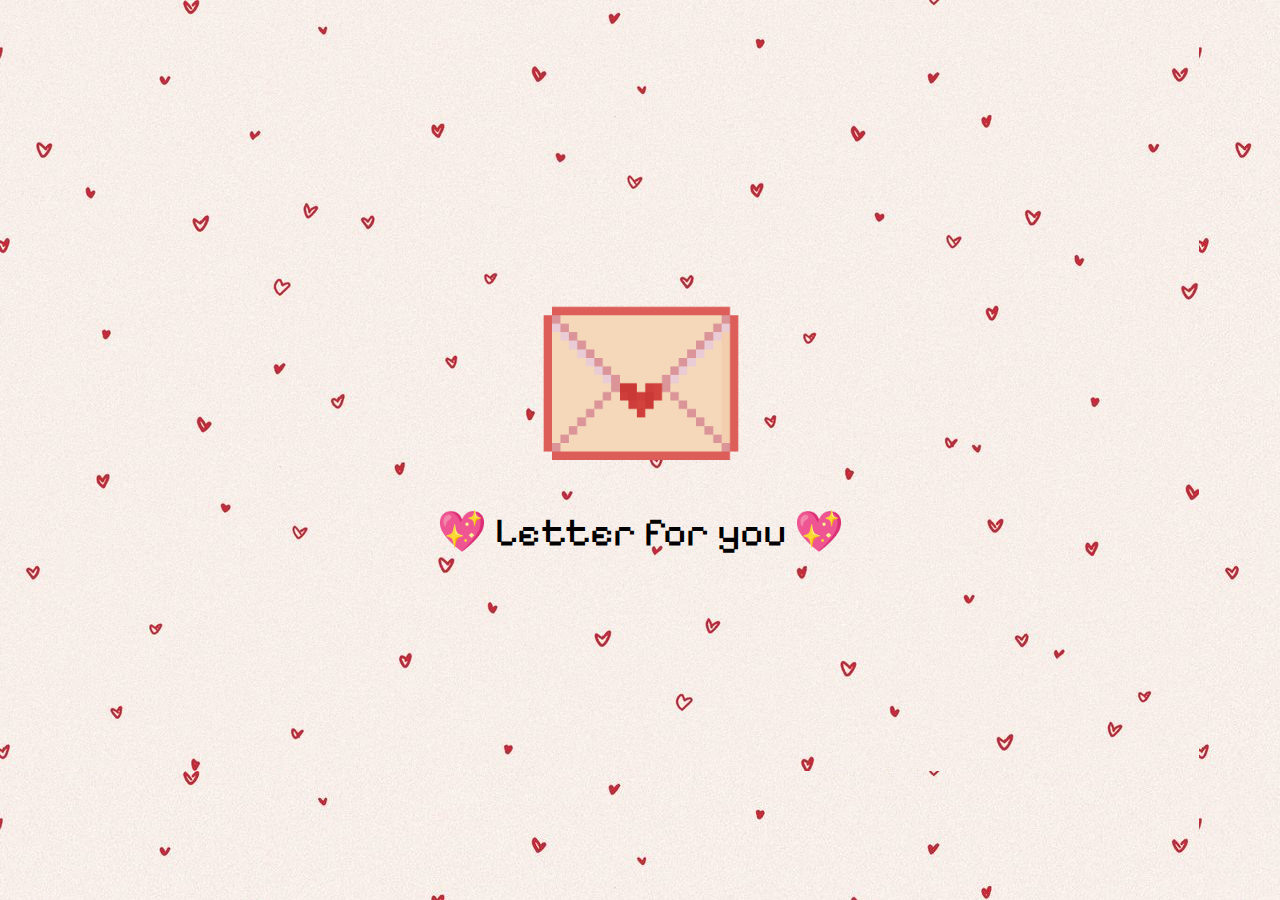
<file: index.html>
<!DOCTYPE html>
<html lang="en">

<head>
    <meta charset="UTF-8">
    <link rel="stylesheet" href="style.css" />
    <title>Valentine Letter</title>
    <meta name="viewport" content="width-device-width, initial-scale=1.0">

    <link rel="preconnect" href="https://fonts.googleapis.com">
    <link rel="preconnect" href="https://fonts.gstatic.com" crossorigin>
    <link href="https://fonts.googleapis.com/css2?family=Pixelify+Sans:wght@400..700&display=swap" rel="stylesheet" />
    <title>Document</title>


</head>

<body>
    <!---Envelope--->
    <div id="envelope-container">
        <img src="envelope.png" alt="Envelope" id="envelope" />
        <p>💖 Letter for you 💖</p>
    </div>
    <!---Letter--->
    <div id="letter-container">
        <div class="letter-window">
            <h1 id="letter-title">Will you be my Valentine?</h1>

            <img src="cat_heart.gif" class="cat" id="letter-cat" />

            <div class="buttons" id="letter-buttons">
                <img src="yes.png" class="btn yes-btn" alt="Yes" />

                <div class="no-wrapper">
                    <img src="no.png" class="btn no-btn" alt="No" />
                </div>
            </div>
            <p id="final-text" class="final-text" style="display: none">
                <strong>Valentine Date:</strong> Let's have some funnnnn babyyy!!!
            </p>
        </div>
    </div>

    <script src="script.js"></script>
</body>

</html>
</file>
<file: style.css>
body{
    margin: 0;
    height: 100vh;
    display: flex;
    justify-content: center;
    align-items: center;
    background-image: url("heart-bg.jpg");
    font-family: "Pixelify Sans", sans-serif;

}

/*Envelope screen*/

#envelope-container {
    text-align: center;
    cursor: pointer;
}

@keyframes pulse {
0%{
    transform:scale(1);
}
50%{
    transform: scale(1.1)
}
100%{
    transform: scale(1)
}
}

#envelope{
    width: 200px;
    animation: pulse 1.5s infinite;
    cursor: pointer;
}

#letter-container{
    display: none;
    position: fixed;
    inset: 0;
    justify-content: center;
    align-items: center;
}

.letter-window{
    width: 90vw;
    max-width: 800px;
    aspect-ratio: 3/2;
    padding: 20px 20px 0 20px;
    display: flex;
    flex-direction: column;
    justify-content: center;
    align-items: center;
    text-align: center;
    background-image: url("window.png");
    background-size: contain;
    background-repeat: no-repeat;
    background-position: center;
    border-radius: 12px;
    gap: 1px;
    padding-top: 180px;

    transform: scale(1.2);
    opacity: 0;
    transition: transform 0.6s ease, opacity 0.6s ease;
}

.letter-window.open {
    transform: scale(1);
    opacity: 1;
}

h1 {
    font-size: 30px;
    margin: 0;
}

p{
    font-size: 40px;
}

/*cat*/

.cat {
    width: 250px;
    margin: 10px 0;
    transition: width 0.4s ease;
}

.letter-window.final .cat{
    width: 180px;
}

.buttons {
    display: flex;
    justify-content: center;
    gap: 30px;
    position: relative;
}

.no-wrapper{
    position: relative;
}

.btn{
    width: 120px;
    cursor: pointer;
    user-select: none;
}

.yes-btn, .no-btn{
width: 120px;
height: auto;
display: inline-block;
}

.yes_btn{
    position: relative;
    z-index: 2;
    transform-origin: center center;
    transition: transform 0.3s ease;
}

.no_btn {
    z-index: 1;
    position: relative;
    transition: transform 0.15s ease;
    cursor: default;
}

.final-text{
    font-size: 22px;
    line-height: 1.4;
    text-align: center;
    display: inline-block;
    padding: 10px 20px ;
    background-color: rgba(255,240,240,0.5);
    border-radius: 12px;
}
</file>
